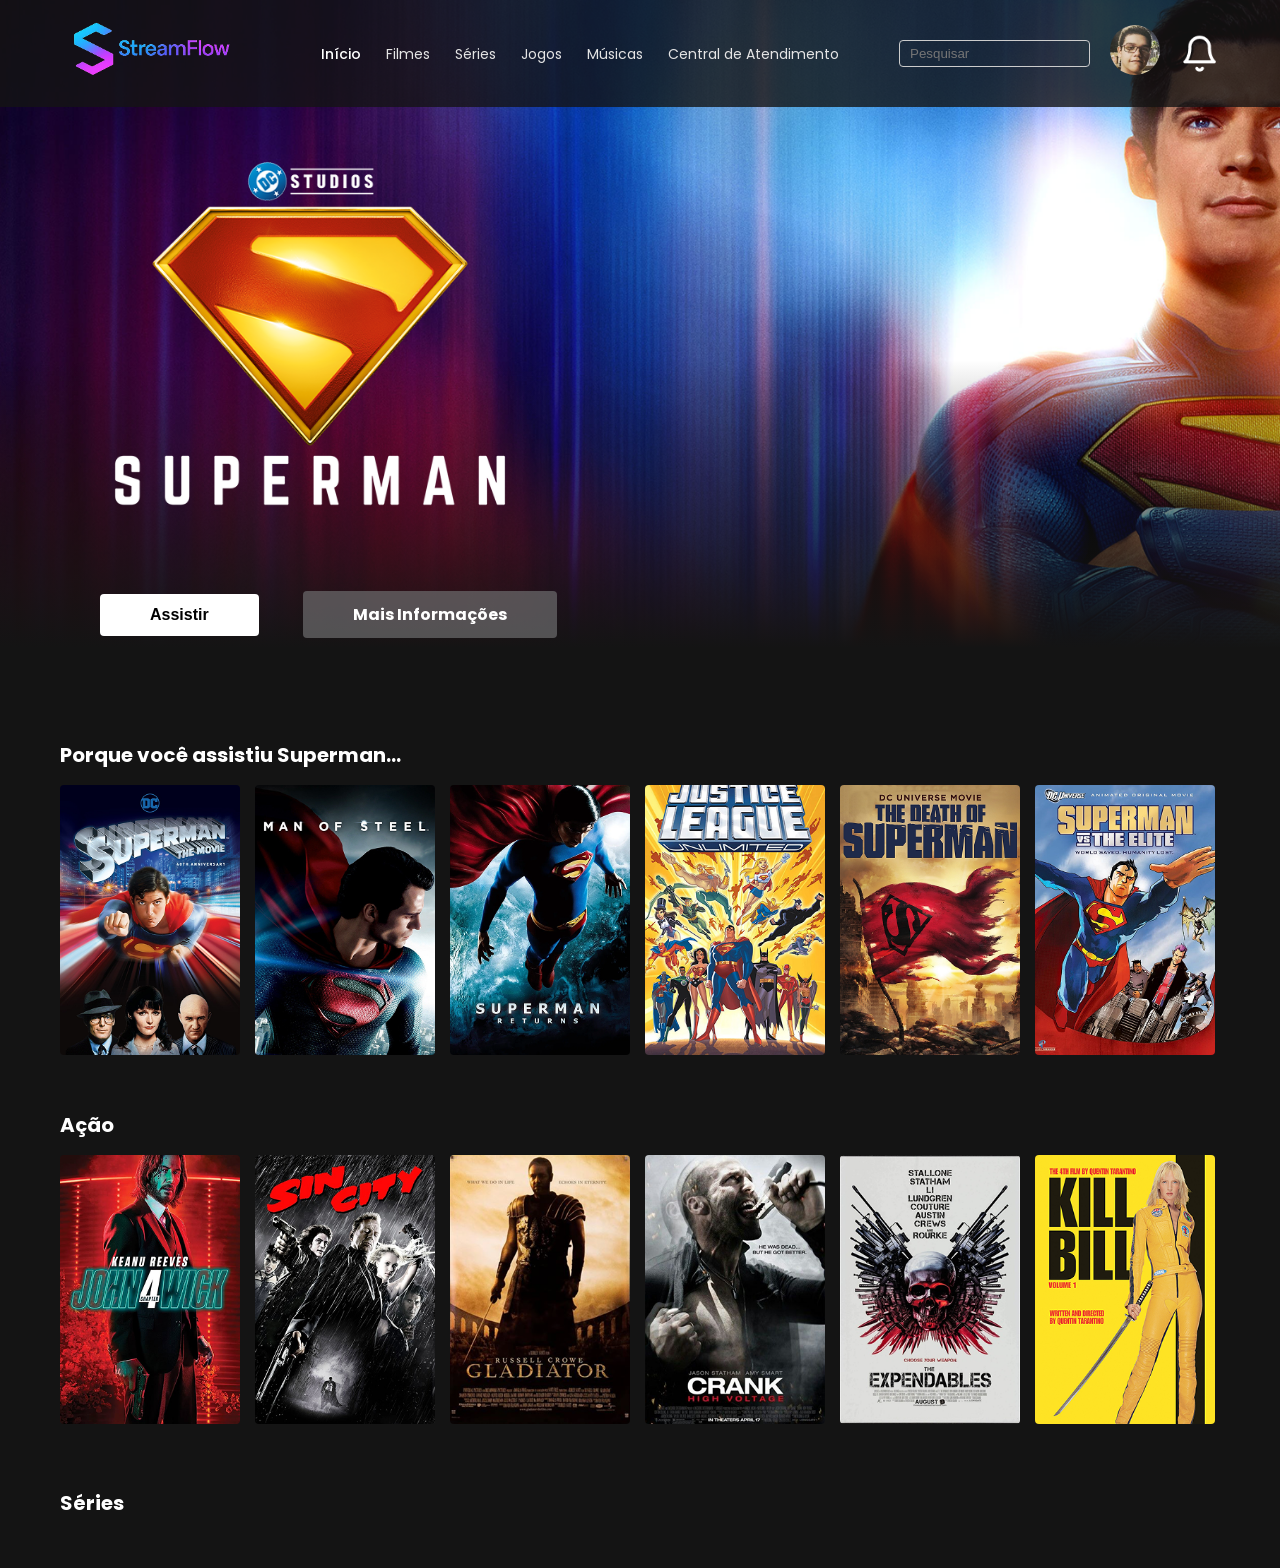
<file: Stream Flow Front/index.html>
<!DOCTYPE html>
<html lang="pt-br">
<head>
    <meta charset="UTF-8">
    <meta name="viewport" content="width=device-width, initial-scale=1.0">
    <title>StreamFlow - Seu Centro de Entretenimento</title>
    
    <link rel="stylesheet" href="style.css">
    
    
    <link rel="preconnect" href="https://fonts.googleapis.com">
    <link rel="preconnect" href="https://fonts.gstatic.com" crossorigin>
    <link href="https://fonts.googleapis.com/css2?family=Poppins:wght@400;500;700&display=swap" rel="stylesheet">
</head>
<body>

    <header class="main-header">
        <div class="header-content">
            <a href="#" class="logo">
                <img src="images/LogoStreaming.png" alt="StreamFlow Logo">
            </a>
            <nav class="main-nav">
                <ul> 
                    <li><a href="#" class="active">Início</a></li>
                    <li><a href="#">Filmes</a></li>
                    <li><a href="#">Séries</a></li>
                    <li><a href="#">Jogos</a></li>
                    <li><a href="#">Músicas</a></li>
                    <li><a href="#">Central de Atendimento</a></li>
                </ul>
            </nav>
            <div class="user-menu">
                <input type="text" class="search-bar" placeholder="Pesquisar">
                <a href="perfil.html">
                <img src="images/Nicolas.png" alt="Perfil do Usuário" class="user-avatar">
                </a>
                <img src="images/Bell.png" alt="Notificações" class="notification-bell">
            </div>
        </div>
    </header>

    <main>
        <section class="hero-section">
            <div class="hero-content">
                <img src="images/Filme-Logo.png" alt="Studios Logo" class="hero-studio-logo">
                <div class="hero-buttons">
                    <button class="btn btn-primary">Assistir</button>
                    
                    <a href="movie.html" class="btn btn-secondary">Mais Informações</a>

                </div>
            </div>
        </section>

        <section class="carousel-section">
            <h2>Porque você assistiu Superman...</h2>
            <div class="movie-list">
                <div class="movie-poster">
                    <img src="images/image 15.png" alt="Pôster do Filme">
                </div>
                <div class="movie-poster">
                    <img src="images/image 13.png" alt="Pôster do Filme">
                </div>
                <div class="movie-poster">
                    <img src="images/image 14.png" alt="Pôster do Filme">
                </div>
                <div class="movie-poster">
                    <img src="images/image 11.png" alt="Pôster do Filme">
                </div>
                <div class="movie-poster">
                    <img src="images/image 16.png" alt="Pôster do Filme">
                </div>
                <div class="movie-poster">
                    <img src="images/image 17.png" alt="Pôster do Filme">
                </div>
                <div class="movie-poster">
                    <img src="images/image 12.png" alt="Pôster do Filme">
                </div>
            </div>
        </section>
        
        <section class="carousel-section">
            <h2>Ação</h2>
            <div class="movie-list">
                <div class="movie-poster">
                    <img src="images/image 17 (1).png" alt="Pôster do Filme">
                </div>
                <div class="movie-poster">
                    <img src="images/image 18.png" alt="Pôster do Filme">
                </div>
                 <div class="movie-poster">
                    <img src="images/image 19.png" alt="Pôster do Filme">
                </div>
                 <div class="movie-poster">
                    <img src="images/image 20.png" alt="Pôster do Filme">
                </div>
                 <div class="movie-poster">
                    <img src="images/image 21.png" alt="Pôster do Filme">
                </div>
                 <div class="movie-poster">
                    <img src="images/image 22 (1).png" alt="Pôster do Filme">
                </div>
                 <div class="movie-poster">
                    <img src="images/image 23 (1).png" alt="Pôster do Filme">
                </div>
            </div>
        </section>

        <section class="carousel-section">
            <h2>Séries</h2>
            <div class="movie-list">
                </div>
        </section>

    </main>

</body>
</html>
</file>
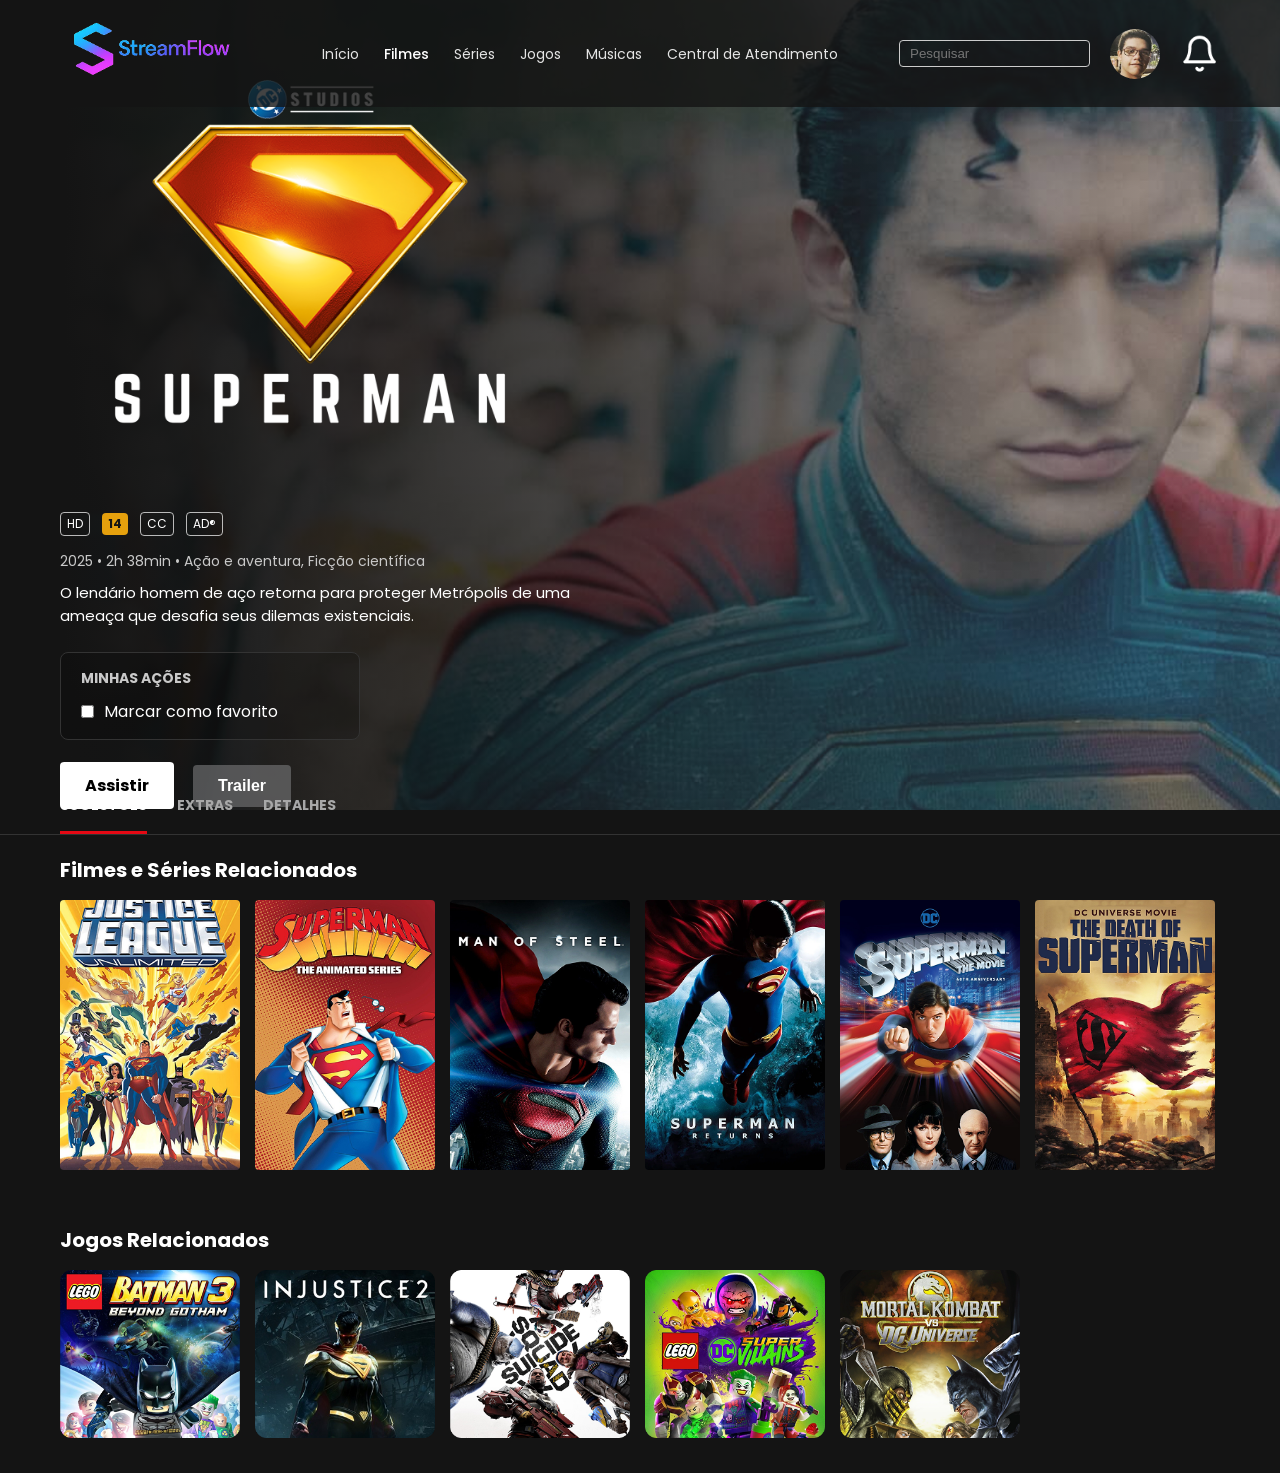
<file: Stream Flow Front/movie.html>
<!DOCTYPE html>
<html lang="pt-br">
<head>
    <meta charset="UTF-8">
    <meta name="viewport" content="width=device-width, initial-scale=1.0">
    <title>StreamFlow - Superman</title>
    
    <link rel="stylesheet" href="style.css">
    
    <link rel="preconnect" href="https://fonts.googleapis.com">
    <link rel="preconnect" href="https://fonts.gstatic.com" crossorigin>
    <link href="https://fonts.googleapis.com/css2?family=Poppins:wght@400;500;700&display=swap" rel="stylesheet">
</head>
<body>

    <header class="main-header">
        <div class="header-content">
            <a href="#" class="logo">
                <img src="images/LogoStreaming.png" alt="StreamFlow Logo">
            </a>
            <nav class="main-nav">
                <ul>
                    <li><a href="index.html">Início</a></li>
                    <li><a href="#" class="active">Filmes</a></li>
                    <li><a href="#">Séries</a></li>
                    <li><a href="#">Jogos</a></li>
                    <li><a href="#">Músicas</a></li>
                    <li><a href="#">Central de Atendimento</a></li>
                </ul>
            </nav>
            <div class="user-menu">
                <input type="text" class="search-bar" placeholder="Pesquisar">
                <img src="images/Nicolas.png" alt="Perfil do Usuário" class="user-avatar">
                <img src="images/Bell.png" alt="Notificações" class="notification-bell">
            </div>
        </div>
    </header>

    <main>
        <section class="movie-hero">
            <div class="hero-details">
                <img src="images/Filme-Logo.png" alt="Studios Logo" class="studio-logo">
        
                
                <div class="metadata">
                    <span class="tag">HD</span>
                    <span class="tag age-rating">14</span>
                    <span class="tag">CC</span>
                    <span class="tag">AD®</span>
                </div>

                <p class="movie-info">2025 • 2h 38min • Ação e aventura, Ficção científica</p>
                <p class="movie-description">
                    O lendário homem de aço retorna para proteger Metrópolis de uma ameaça que desafia
                    seus dilemas existenciais.
                </p>

                <div class="user-actions-panel">
                    <h4>Minhas Ações</h4>
                    <ul>
                        <li>
                            <input type="checkbox" id="favorite-checkbox">
                            <label for="favorite-checkbox">Marcar como favorito</label>
                        </li>
                        </ul>
                </div>

                <div class="action-buttons">
                    <a href="C:\Users\super\Downloads\STREAM-FLOW\Video\Superman-Ficou-Fraco.mp4" class="btn btn-primary">Assistir</a>
                    <button class="btn btn-secondary">Trailer</button>
                </div>
            </div>

        </section>

        <nav class="content-tabs">
            <ul>
                <li><a href="#" class="active">Sugestões</a></li>
                <li><a href="#">Extras</a></li>
                <li><a href="#">Detalhes</a></li>
            </ul>
        </nav>

        <section class="carousel-section">
            <h2>Filmes e Séries Relacionados</h2>
            <div class="movie-list">
                <div class="movie-poster"><img src="images/image 11.png" alt="Pôster"></div>
                <div class="movie-poster"><img src="images/image 12.png" alt="Pôster"></div>
                <div class="movie-poster"><img src="images/image 13.png" alt="Pôster"></div>
                <div class="movie-poster"><img src="images/image 14.png" alt="Pôster"></div>
                <div class="movie-poster"><img src="images/image 15.png" alt="Pôster"></div>
                <div class="movie-poster"><img src="images/image 16.png" alt="Pôster"></div>
            </div>
        </section>
        
        <section class="carousel-section">
            <h2>Jogos Relacionados</h2>
            <div class="movie-list">
                <div class="movie-poster"><img src="images/Rectangle 142.png" alt="Pôster"></div>
                <div class="movie-poster"><img src="images/Rectangle 139.png" alt="Pôster"></div>
                <div class="movie-poster"><img src="images/Rectangle 140.png" alt="Pôster"></div>
                <div class="movie-poster"><img src="images/Rectangle 141.png" alt="Pôster"></div>
                <div class="movie-poster"><img src="images/Rectangle 143.png" alt="Pôster"></div>
            </div>
        </section>

    </main>

</body>
</html>
</file>
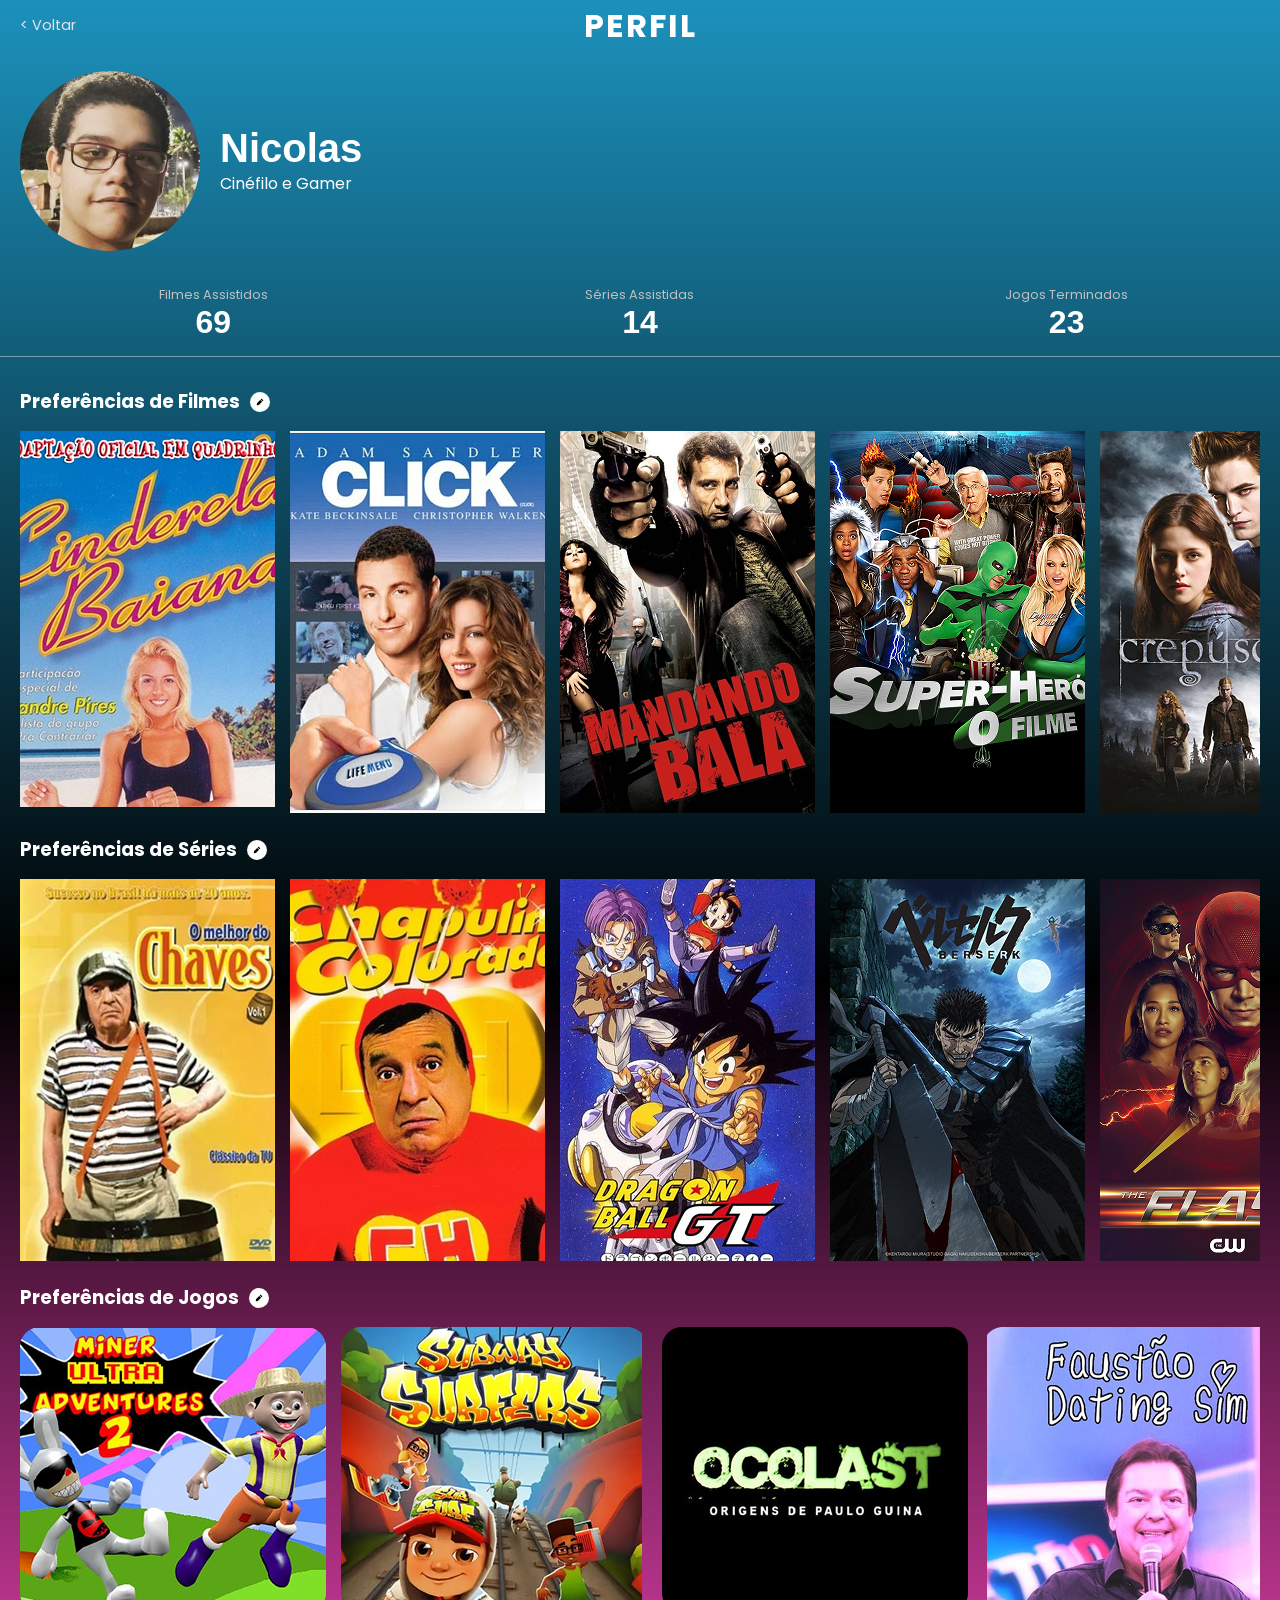
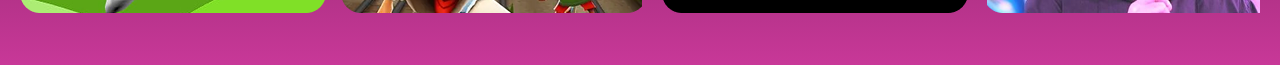
<file: Stream Flow Front/perfil.html>
<!DOCTYPE html>
<html lang="pt-br">
<head>
    <meta charset="UTF-8">
    <meta name="viewport" content="width=device-width, initial-scale=1.0">
    <title>StreamFlow - Perfil</title>

    <link rel="stylesheet" href="style.css">

    <link rel="preconnect" href="https://fonts.googleapis.com">
    <link rel="preconnect" href="https://fonts.gstatic.com" crossorigin>
    <link href="https://fonts.googleapis.com/css2?family=Poppins:wght@400;500;700&display=swap" rel="stylesheet">
</head>
<body class="perfil">

    <main class="perfil-container">

        <header class="perfil-header">
            <div class="topo-nav">
                <a href="index.html" class="btn-voltar"> < Voltar </a>
                <h1>PERFIL</h1>
            </div>

            <div class="info-usuario">
                <img src="images/Nicolas.png" alt="Foto de Perfil de Nicolas" class="foto-perfil">
                <div class="dados-texto">
                    <h2>Nicolas</h2>
                    <p>Cinéfilo e Gamer</p>
                </div>
            </div>
        </header>

        <section class="estatisticas-container">
            <div class="stat-item">
                <p class="stat-label">Filmes Assistidos</p>
                <p class="stat-valor">69</p>
            </div>
            <div class="stat-item">
                <p class="stat-label">Séries Assistidas</p>
                <p class="stat-valor">14</p>
            </div>
            <div class="stat-item">
                <p class="stat-label">Jogos Terminados</p>
                <p class="stat-valor">23</p>
            </div>
        </section>

        <section class="lista-preferencias">
            
            <div class="secao-lista">
                <h3>Preferências de Filmes <span class="icone-editar"><img src="images/edit.png" alt="Icone de customização"></span></h3>
                <div class="galeria-capas filmes-galeria">
                    <article class="item-capa">
                        <img src="images/image 24.png" alt="Capa do Filme Cinderela Baiana">
                    </article>
                    <article class="item-capa">
                        <img src="images/image 25.png" alt="Capa do Filme Click">
                    </article>
                    <article class="item-capa">
                        <img src="images/image 26.png" alt="Capa do Filme Mandando bala">
                    </article>
                    <article class="item-capa">
                        <img src="images/image 27.png" alt="Capa do Filme Super-Herói">
                    </article>
                    <article class="item-capa">
                        <img src="images/image 28.png" alt="Capa do Filme Crepúsculo">
                    </article>
                    <article class="item-capa">
                        <img src="images/image 29.png" alt="Capa do Filme Black Adam">
                    </article>
                    <article class="item-capa">
                        <img src="images/image 30.png" alt="Capa do Filme Dragon Ball">
                    </article>
                    <article class="item-capa">
                        <img src="images/image 18.png" alt="Capa do Filme Dragon Ball">
                    </article>
                    <article class="item-capa">
                        <img src="images/image 23.png" alt="Capa do Filme Dragon Ball">
                    </article>
                    </div>
            </div>

            <div class="secao-lista">
                <h3>Preferências de Séries <span class="icone-editar"><img src="images/edit.png" alt="Icone de customização"></span></h3>
                <div class="galeria-capas series-galeria">
                    <article class="item-capa">
                        <img src="images/image 31.png" alt="Capa da Série Chaves">
                    </article>
                    <article class="item-capa">
                        <img src="images/image 32.png" alt="Capa da Série Chapolin Colorado">
                    </article>
                    <article class="item-capa">
                        <img src="images/image 33.png" alt="Capa da Série Dragon Ball GT">
                    </article>
                    <article class="item-capa">
                        <img src="images/image 34.png" alt="Capa da Série Berserk">
                    </article>
                    <article class="item-capa">
                        <img src="images/image 35.png" alt="Capa da Série Flash">
                    </article>
                    <article class="item-capa">
                        <img src="images/image 36.png" alt="Capa da Série CSI">
                    </article>
                    <article class="item-capa">
                        <img src="images/image 37.png" alt="Capa da Série GLEE">
                    </article>
                    <article class="item-capa">
                        <img src="images/image 38.png" alt="Capa da Série Friends">
                    </article>
                    <article class="item-capa">
                        <img src="images/image 39.png" alt="Capa da Série Breaking Bad">
                    </article>
                    </div>
            </div>

            <div class="secao-lista">
                <h3>Preferências de Jogos <span class="icone-editar"><img src="images/edit.png" alt="Icone de customização"></span></h3>
                <div class="galeria-capas jogos-galeria">
                    <article class="item-capa">
                        <img src="images/Rectangle 144.png" alt="Jogo Mineirinho 2">
                    </article>
                    <article class="item-capa">
                        <img src="images/Rectangle 145.png" alt="Jogo Subway Surfers">
                    </article>
                    <article class="item-capa">
                        <img src="images/Rectangle 146.png" alt="Jogo Ocolast">
                    </article>
                    <article class="item-capa">
                        <img src="images/Rectangle 147.png" alt="Jogo Faustão Date">
                    </article>
                    <article class="item-capa">
                        <img src="images/Rectangle 148.png" alt="Jogo Horse Racing">
                    </article>
                    <article class="item-capa">
                        <img src="images/Rectangle 149.png" alt="Jogo Fight of Gods">
                    </article>
                    <article class="item-capa">
                        <img src="images/Rectangle 140.png" alt="Jogo Suicide Squad">
                    </article>
                    <article class="item-capa">
                        <img src="images/Rectangle 141.png" alt="Jogo LEGO DC">
                    </article>
                    <article class="item-capa">
                        <img src="images/Rectangle 143.png" alt="Jogo Mortal Kombat DC">
                    </article>
                    </div>
            </div>

        </section>

    </main>

</body>
</html>
</file>
<file: Stream Flow Front/style.css>
/* ESTILOS GLOBAIS */
   * {
    margin: 0;
    padding: 0;
    box-sizing: border-box;
}

body {
    background-color: #141414;
    color: #ffffff;
    font-family: 'Poppins', sans-serif;
}

a {
    text-decoration: none;
    color: inherit; 
}

/* COMPONENTES REUTILIZÁVEIS */

/*  Cabeçalho Principal */
.main-header {
    background-color: rgba(20, 20, 20, 0.8);
    padding: 15px 60px;
    position: fixed;
    width: 100%;
    top: 0;
    z-index: 1000;
}

.header-content {
    display: flex;
    justify-content: space-between;
    align-items: center;
}

.logo img {
    height: 70px; 
    width: 200px;
    border-radius: 4px;
}

/* Navegação Principal  */
.main-nav ul {
    list-style: none;
    display: flex;
    gap: 25px;
}

.main-nav a {
    color: #e5e5e5;
    font-size: 14px;
    transition: color 0.3s;
}

.main-nav a:hover,
.main-nav a.active {
    color: #ffffff;
    font-weight: 500;
}

/*  Menu do Usuário  */
.user-menu {
    display: flex;
    align-items: center;
    gap: 20px;
}

.search-bar {
    background-color: transparent;
    border: 1px solid #ccc;
    color: white;
    padding: 5px 10px;
    border-radius: 4px;
}

.user-avatar {
    height: 50px; 
    width: 50px;
    border-radius: 50%;
    object-fit: cover; 
}

.notification-bell {
    height: 40px; 
    cursor: pointer;
}

/* Botões Padrão */
.btn {
    padding: 12px 25px;
    border: none;
    border-radius: 4px;
    font-size: 16px;
    font-weight: 700;
    margin-right: 15px;
    cursor: pointer;
    transition: opacity 0.3s;
}

.btn:hover {
    opacity: 0.8;
}

.btn-primary {
    background-color: #ffffff;
    color: #000000;
}

.btn-secondary {
    background-color: rgba(109, 109, 110, 0.7);
    color: #ffffff;
}

/* Seção de Carrossel de Filmes/Séries */
.carousel-section {
    padding: 20px 60px;
}

.carousel-section h2 {
    font-size: 20px;
    font-weight: 700;
    margin-bottom: 15px;
}

.movie-list {
    display: flex;
    gap: 15px;
    overflow-x: auto;
    overflow-y: hidden;
    padding-bottom: 15px;
}

.movie-list::-webkit-scrollbar {
    display: none; 
}

.movie-poster img {
    width: 180px;
    border-radius: 4px;
    transition: transform 0.3s ease;
    display: block;
}

.movie-poster img:hover {
    transform: scale(1.05);
    cursor: pointer;
}



/*  PÁGINA INICIAL */
.hero-section {
    height: 80vh;
    background-image: linear-gradient(to top, rgba(20, 20, 20, 1) 10%, rgba(20, 20, 20, 0) 50%), url('images/Superman-Home.png');
    background-size: cover;
    background-position: center top;
    display: flex;
    flex-direction: column;
    justify-content: center;
    padding-left: 60px;
}

.hero-section .hero-studio-logo {
    width: 500px;
    margin-bottom: 2px;
}

.hero-section .hero-buttons .btn {
    padding: 12px 50px; 
    margin-left: 40px;
    margin-right: 0px;
}

/*  PÁGINA DE DETALHES DO FILME */
.movie-hero {
    position: relative;
    height: 90vh;
    background-image:
        linear-gradient(to right, rgba(20, 20, 20, 1) 5%, rgba(20, 20, 20, 0.5) 60%, rgba(20, 20, 20, 0) 100%),
        url('images/superman-details-background.jpg.png');
    background-size: cover;
    background-position: center top;
    display: flex;
    align-items: center;
    padding: 0 60px;
}

.movie-hero .hero-details {
    max-width: 50%;
}

.movie-hero .studio-logo {
    width: 500px;
    margin-bottom: 2px;
}

.metadata {
    display: flex;
    align-items: center;
    gap: 12px;
    margin-bottom: 15px;
}

.metadata .tag {
    border: 1px solid rgba(255, 255, 255, 0.7);
    padding: 2px 6px;
    font-size: 12px;
    border-radius: 4px;
}

.metadata .age-rating {
    background-color: #e5a00d;
    color: #141414;
    border: none;
    font-weight: 700;
}

.movie-info {
    font-size: 14px;
    color: #c9c9c9;
    margin-bottom: 10px;
}

.movie-description {
    font-size: 15px;
    line-height: 1.5;
    margin-bottom: 25px;
    max-width: 550px;
}

.user-actions-panel {
    border: 1px solid #333;
    background-color: rgba(0, 0, 0, 0.2);
    border-radius: 8px;
    padding: 15px 20px;
    margin-bottom: 25px;
    max-width: 300px;
}

.user-actions-panel h4 {
    margin: 0 0 10px 0;
    font-size: 14px;
    text-transform: uppercase;
    color: #c9c9c9;
}

.user-actions-panel ul {
    list-style: none;
    padding: 0;
    margin: 0;
}

.user-actions-panel li {
    display: flex;
    align-items: center;
    gap: 10px;
}

.user-actions-panel label {
    font-size: 16px;
    cursor: pointer;
}

.content-tabs {
    padding: 0 60px;
    border-bottom: 1px solid #333;
    margin-top: -30px;
    position: relative;
    z-index: 10;
}

.content-tabs ul {
    list-style: none;
    display: flex;
    gap: 30px;
}

.content-tabs a {
    color: #a8a8a8;
    text-transform: uppercase;
    font-size: 14px;
    font-weight: 700;
    display: inline-block;
    padding: 15px 0;
    border-bottom: 3px solid transparent;
    transition: all 0.3s;
}

.content-tabs a.active,
.content-tabs a:hover {
    color: #ffffff;
    border-bottom-color: #e50914;
}

/* PÁGINA DE PERFIL */
body.perfil { 
    background: linear-gradient( to bottom, #1C91BC 0%, #000000 59%, #C83898 100%);
}

.perfil-container {
    
}

.perfil-header .topo-nav {
    display: flex;
    justify-content: space-between;
    align-items: center;
    padding: 15px 20px;
    position: relative;
}

.perfil-header .topo-nav h1 {
    position: absolute;
    left: 50%;
    transform: translateX(-50%);
    margin: 0;
    font-size: 2em;
    letter-spacing: 2px;
}

.perfil-header .btn-voltar {
    color: #e5e5e5;
    z-index: 10;
    font-size: 0.9em;
}

.info-usuario {
    display: flex;
    align-items: center;
    gap: 20px;
    padding: 20px;
}

.info-usuario .foto-perfil {
    width: 180px;
    height: 180px;
    border-radius: 50%;
    object-fit: cover;
}

.info-usuario h2 {
    font-family: 'Lucida Sans', 'Lucida Sans Regular', 'Lucida Grande', 'Lucida Sans Unicode', Geneva, Verdana, sans-serif;
    font-weight: 700;
    font-size: 250%;
}

.estatisticas-container {
    display: grid;
    grid-template-columns: repeat(3, 1fr);
    text-align: center;
    padding: 15px 0;
    border-bottom: 1px solid rgba(255, 255, 255, 0.425);
}

.stat-valor {
    font-family: 'Lucida Sans', 'Lucida Sans Regular', 'Lucida Grande', 'Lucida Sans Unicode', Geneva, Verdana, sans-serif;
    font-size: 2em;
    font-weight: bold;
}

.stat-label {
    font-size: 0.8em;
    color: #c0c0c0;
}

.lista-preferencias {
    padding: 30px 20px;
}

.secao-lista h3 {
    display: flex;
    align-items: center;
    margin-bottom: 15px;
}

.icone-editar {
    background-color: white;
    border-radius: 50%;
    width: 20px;
    height: 20px;
    display: flex;
    justify-content: center;
    align-items: center;
    margin-left: 10px;
    cursor: pointer;
}

.icone-editar img {
    height: 12px;
}

.galeria-capas {
    display: flex;
    gap: 15px;
    overflow-x: auto;
    padding-bottom: 15px;
}

.galeria-capas::-webkit-scrollbar {
    display: none;
}
</file>
